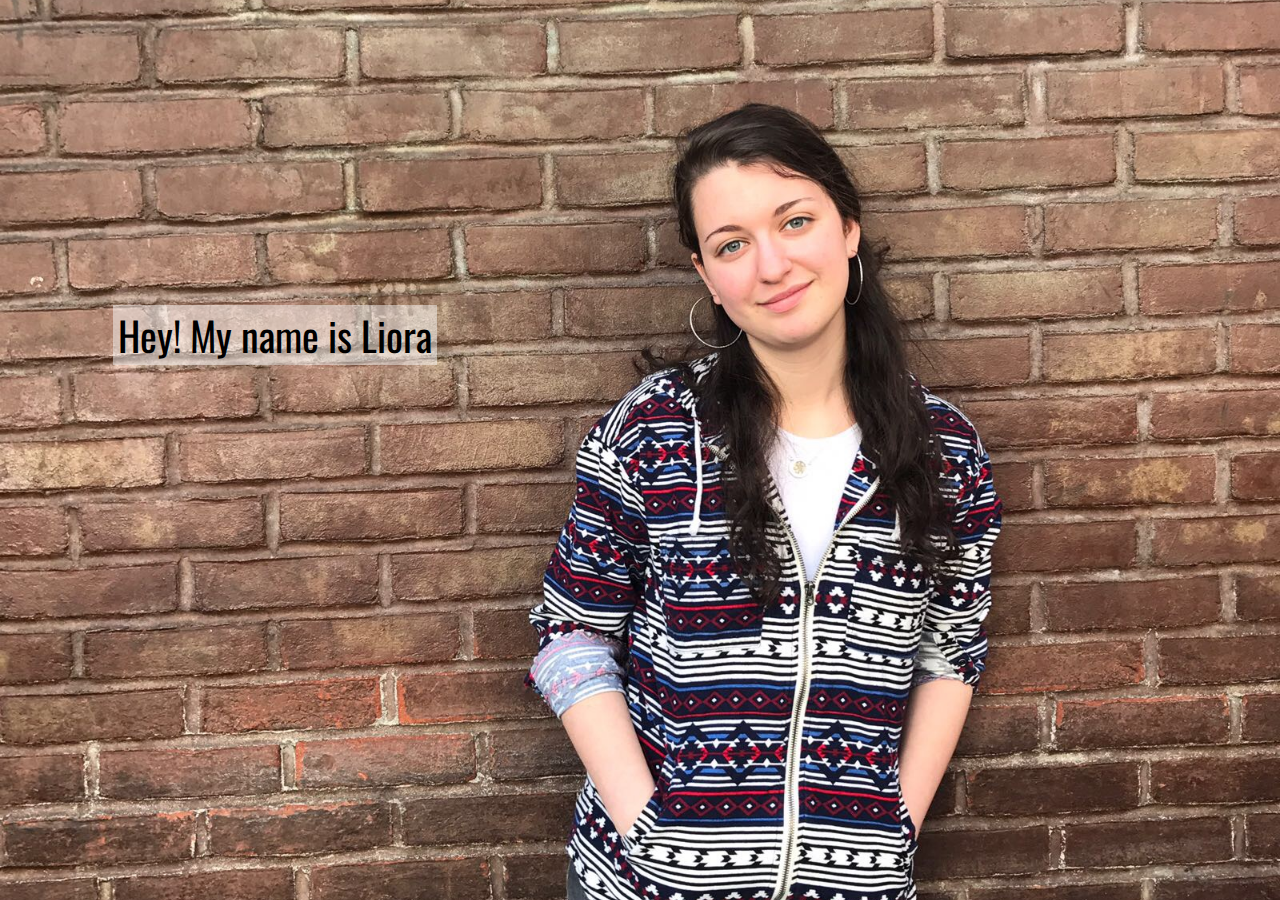
<file: final/index.html>
<!Doctype HTML>
<html>

<head>
  <title>Liora Aeder</title>  
  <link href="index.css" type="text/css" rel="stylesheet" />  
   
  <link href="https://fonts.googleapis.com/css?family=Oswald" rel="stylesheet">
    
</head>


<body>
    <div class="link">
        <a href="pages/photocards.html">Hey! My name is Liora</a>

    </div>
  

    
    
</body>



</html>
</file>
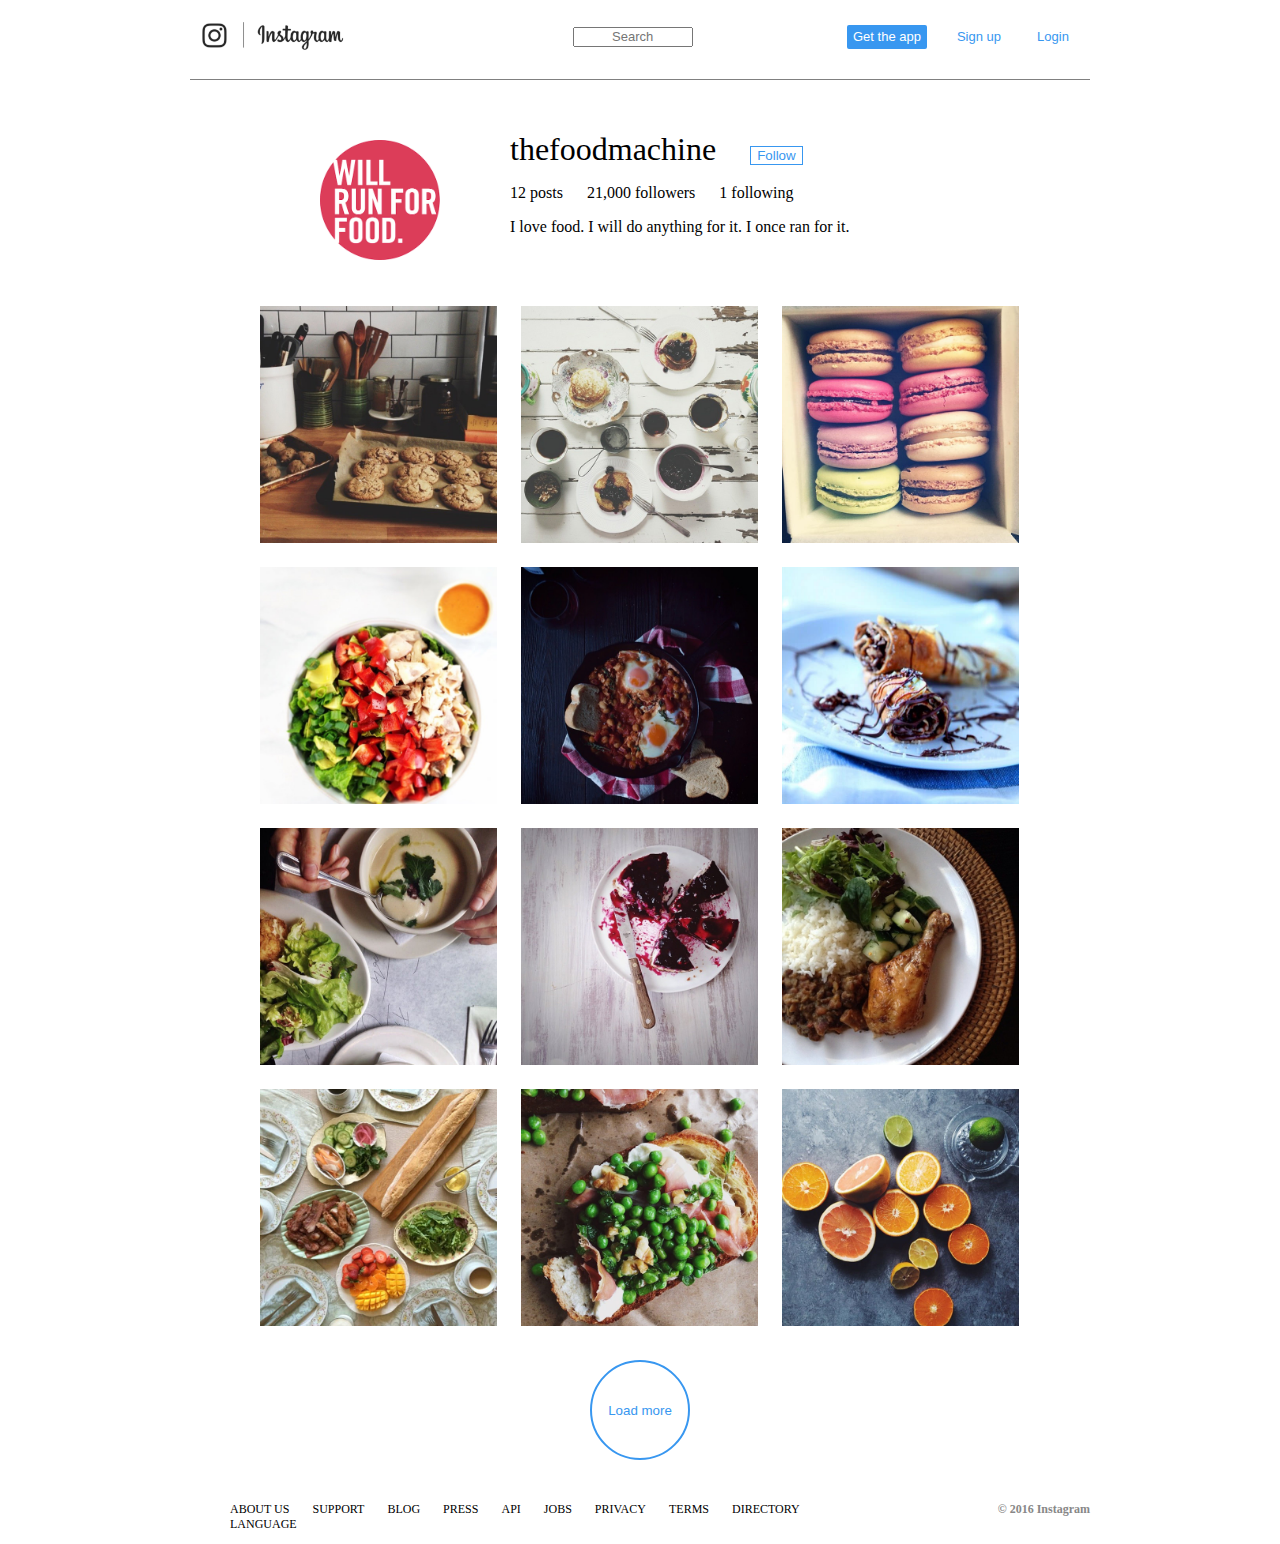
<file: insta/index.html>
<!Doctype html>

<html>

<head>
    <title>Instagram</title>
    <link href="style.css" type="text/css" rel="stylesheet" />
    <link rel="shortcut icon" href="assets/favicon.ico" type="image/x-icon"> 
    
</head>
    
    
<body>
   <nav>
    <div id="header"> 
        <img id="main-logo" src="assets/main-logo.png" width="150px">
        
        <div class="search">
            <input id="searchbox" placeholder="Search">
        </div>
        
        <!--buttons on right-->
        <div id="loginButtons">
                <button type="button" class="signin">Get the app</button>    
                <button type="button">Sign up</button>
                <button type="button">Login</button> 
        </div>
        
     </div>
    </nav>
    

<!--food box-->
    
    
   <header id=header2>
    <div id="box">
        <div class="logobox">
            <div class="logo">
            <img src="assets/profile-image.png" width="120px" height="120px"> </div>   
    
        </div>
        
        <div class="nexttologo">
            <div class="topline">
                <h1 class="thefoodmachine" title="thefoodmachine">thefoodmachine</h1>
                <span class="button">
            <button class="follow">Follow</button> 
            </span>
            </div>
            
        <ul class="secondline">
        <li>12 posts</li>
        <li>21,000 followers</li>   
        <li>1 following</li>           
        </ul>
        <div class="bottomline">
        <p>I love food.  I will do anything for it.  I once ran for it.</p>    
        </div>    
            
        </div>
    </div>
    </header>




<!--grid-->
    
    
   <div id="grid">
       <div class="griditem"><img src="assets/1.jpg" width="237px" height="237px"></div>
        <div class="griditem"><img src="assets/2.jpg" width="237px" height="237px"></div> 
        <div class="griditem"><img src="assets/3.jpg" width="237px" height="237px"></div>
       <div class="griditem"><img src="assets/4.jpg" width="237px" height="237px"></div>
       <div class="griditem"><img src="assets/5.jpg" width="237px" height="237px"></div>
       <div class="griditem"><img src="assets/6.jpg" width="237px" height="237px"></div>
       <div class="griditem"><img src="assets/7.jpg" width="237px" height="237px"></div>
        <div class="griditem"><img src="assets/8.jpg" width="237px" height="237px"></div>
       <div class="griditem"><img src="assets/9.jpg" width="237px" height="237px"></div>
       <div class="griditem"> <img src="assets/10.jpg" width="237px" height="237px"></div>  
       <div class="griditem"><img src="assets/11.jpg" width="237px" height="237px"></div>
       <div class="griditem"><img src="assets/12.jpg" width="237px" height="237px"></div>
    </div> 
   
    
    <div id="loadmore">
        <button class="loadmore">Load more</button>
    </div>
    
    
    <div id="footer">
    <footer>
        <ul>
        <li>ABOUT US</li>
        <li>SUPPORT</li>
        <li>BLOG</li>
        <li>PRESS</li>
        <li>API</li>
        <li>JOBS</li>
        <li>PRIVACY</li>
        <li>TERMS</li>
        <li>DIRECTORY</li>
        <li>LANGUAGE</li>
        </ul>
    
    </footer>
    </div>    
    
    <div id="copyright">
    <p>© 2016 Instagram</p>
    </div>
</body>    
    
    
    
</html>
</file>
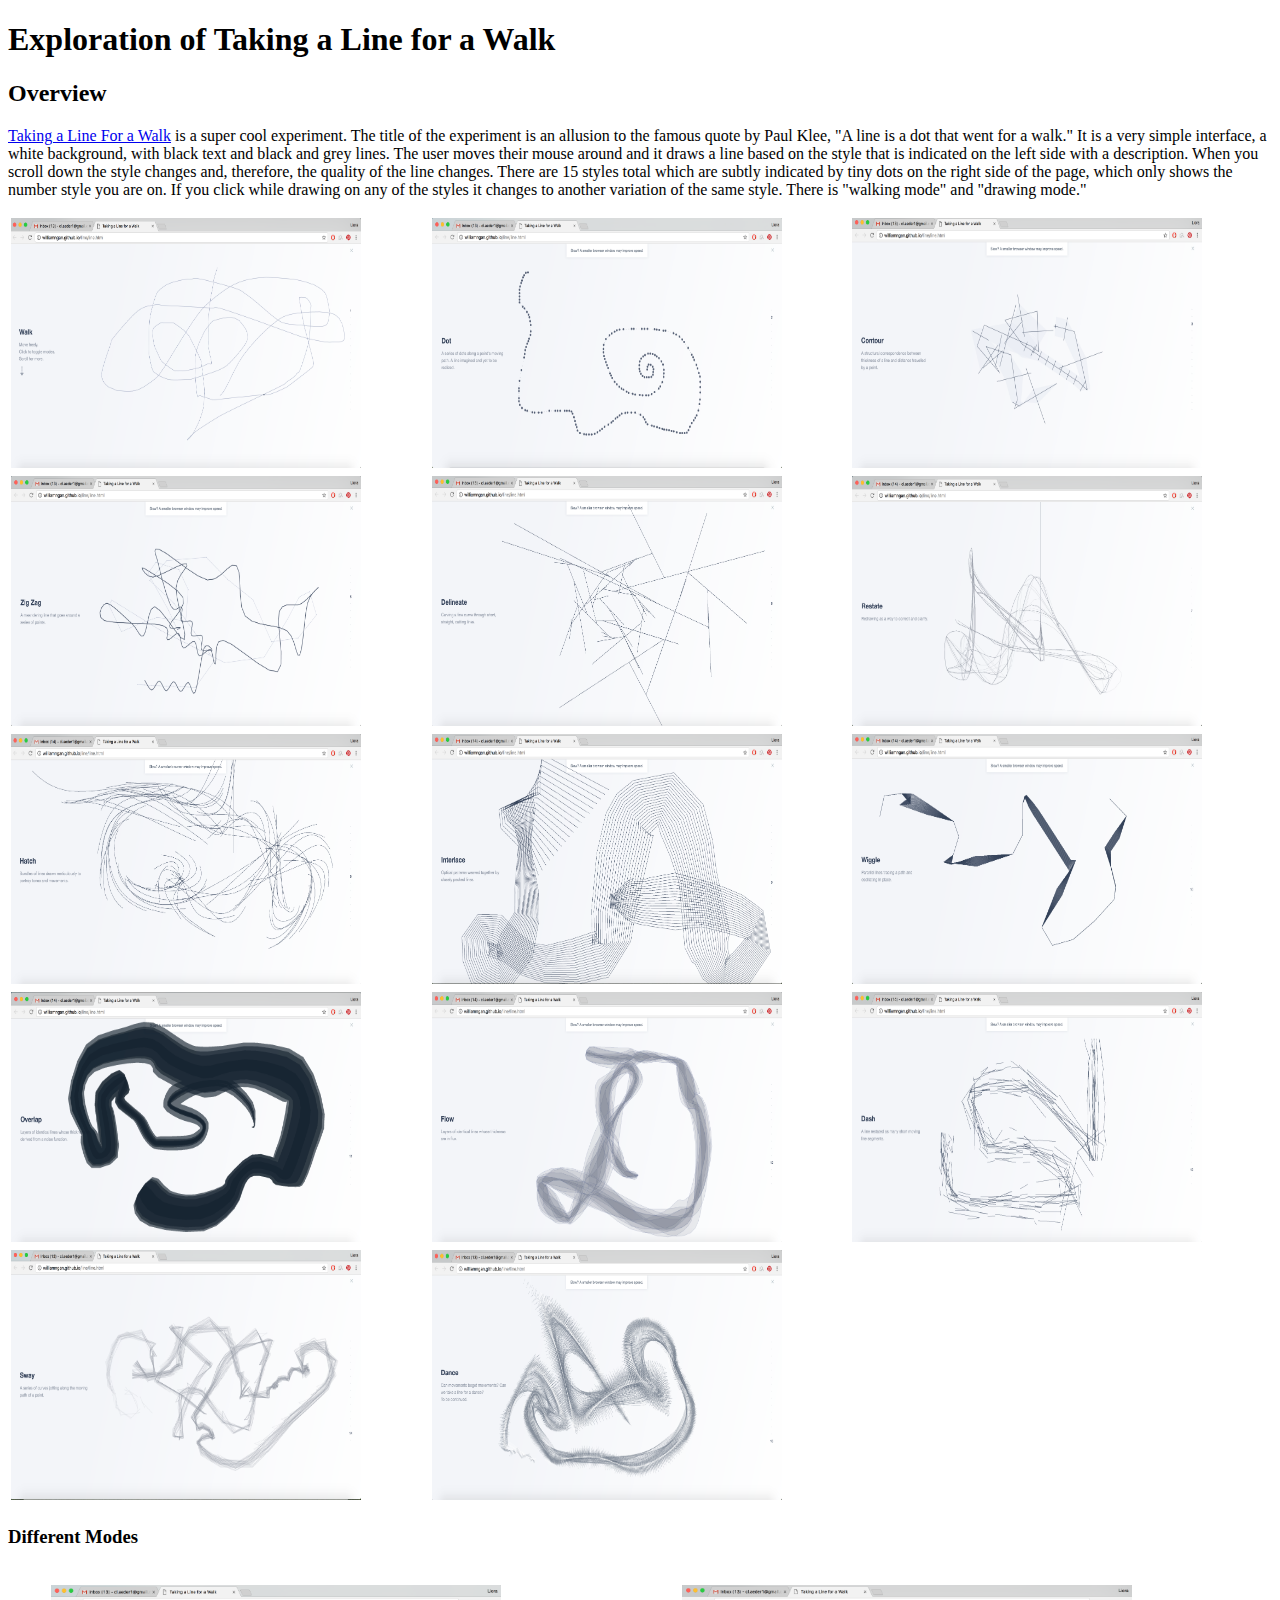
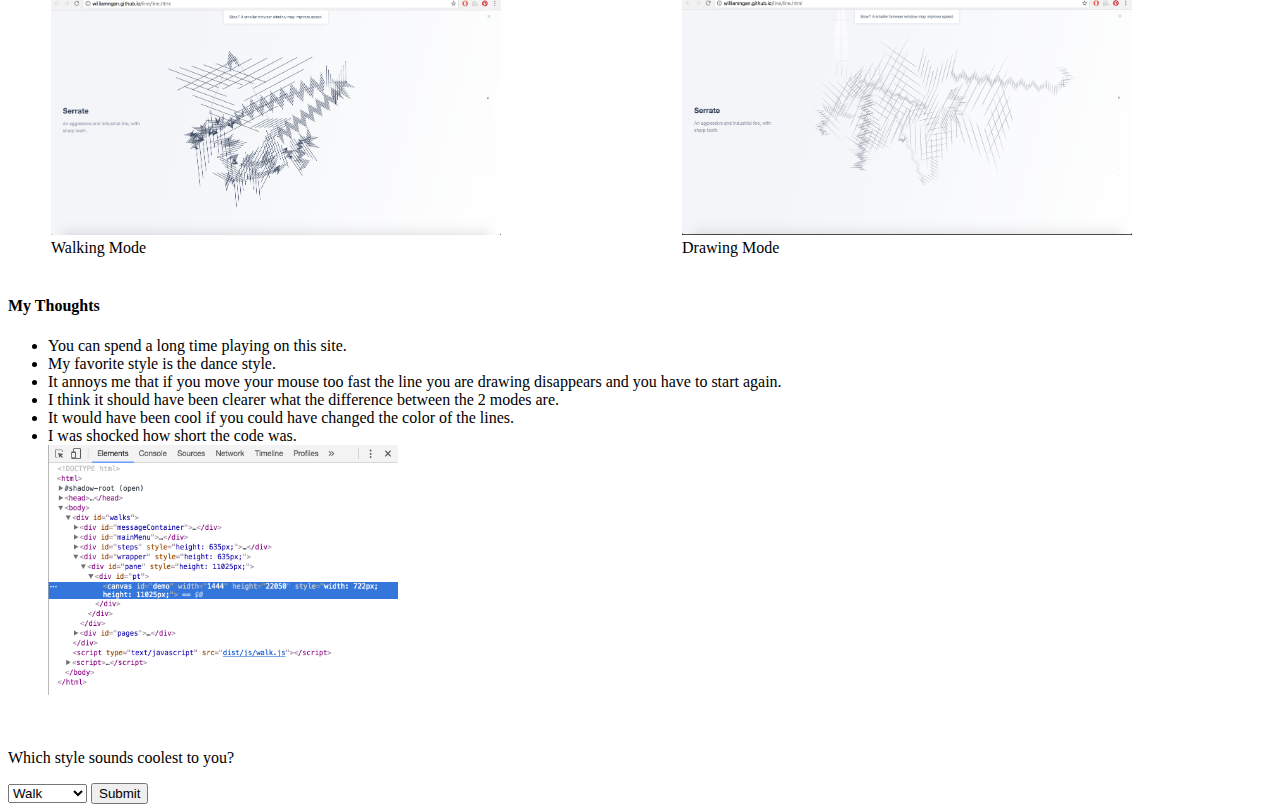
<file: week04/index.html>
<!doctype html>
<html>

<head>
    <title>Exploration of Taking a Line for a Walk</title>

</head>



<body>
    
    <h1>Exploration of Taking a Line for a Walk</h1>
    <h2>Overview</h2>
    <p><a href="http://williamngan.github.io/line/line.html" target="_blank">Taking a Line For a Walk</a> is a super cool experiment. The title of the experiment is an allusion to the famous quote by Paul Klee, "A line is a dot that went for a walk." It is a very simple interface, a white background, with black text and black and grey lines. The user moves their mouse around and it draws a line based on the style that is indicated on the left side with a description. When you scroll down the style changes and, therefore, the quality of the line changes. There are 15 styles total which are subtly indicated by tiny dots on the right side of the page, which only shows the number style you are on. If you click while drawing on any of the styles it changes to another variation of the same style. There is "walking mode" and "drawing mode." </p>
   
    <table width=100%>
    
    
        <tr>
            <td><img src="images/1-walk.png" width="350px" height="250px"></td>
            <td><img src="images/2-dot.png" width="350px" height="250px"></td>
            <td><img src="images/3-contour.png" width="350px" height="250px"></td>
        </tr>
     
        <tr>
            <td><img src="images/5-zigzag.png" width="350px" height="250px"></td>
            <td><img src="images/6-delineate.png" width="350px" height="250px"></td>
            <td><img src="images/7-restate.png" width="350px" height="250px"></td>
        </tr>
         
        <tr>
            <td><img src="images/8-hatch.png" width="350px" height="250px"></td>
            <td><img src="images/9-interlace.png" width="350px" height="250px"></td>
            <td><img src="images/10-wiggle.png" width="350px" height="250px"></td>
        </tr>
        
        <tr>
            <td><img src="images/11-overlap.png" width="350px" height="250px"></td>
            <td><img src="images/12-flow.png" width="350px" height="250px"></td>
            <td><img src="images/13-dash.png" width="350px" height="250px"></td>
        </tr>
        
          <tr>
            <td><img src="images/14-swayd.png" width="350px" height="250px"></td>
            <td><img src="images/15-dance.png" width="350px" height="250px"></td>
        </tr>
    </table>
        
   <h3>Different Modes</h3>
    <table width=100%>
        <tr>
            <td><figure><img src="images/4-serratew.png" width="450px" height="250px"><figcaption>Walking Mode</figcaption></figure></td>
            <td><figure><img src="images/4-serrated.png" width="450px" height="250px"><figcaption>Drawing Mode</figcaption></figure></td>
        </tr>
    
    </table>
    
    <h4>My Thoughts</h4>
    <ul>
        <li>You can spend a long time playing on this site.</li>
        <li>My favorite style is the dance style.</li>
        <li>It annoys me that if you move your mouse too fast the line you are drawing disappears and you have to start again. </li>
        <li>I think it should have been clearer what the difference between the 2 modes are.</li>
        <li>It would have been cool if you could have changed the color of the lines.</li>
        <li>I was shocked how short the code was.
            <br/>
            <img src="images/sourcecode.png" width="350px" height="250px"></li>

    </ul>
  
    <br/>
    <p>Which style sounds coolest to you?</p>
    <form> 
       <select>
            <option>Walk</option>
           <option>Dot</option>
           <option>Contour</option>
           <option>Serate</option>
           <option>Zigzag</option>
           <option>Delineate</option>
           <option>Restate</option>
           <option>Hatch</option>
           <option>Interlace</option>
           <option>Wiggle</option>
           <option>Overlap</option>
           <option>Flow</option>
           <option>Dash</option>
           <option>Sway</option>
           <option>Dance</option>
        
        </select>
    <input type="submit">
    
    </form>
    
    
  

</body>


</html>
</file>
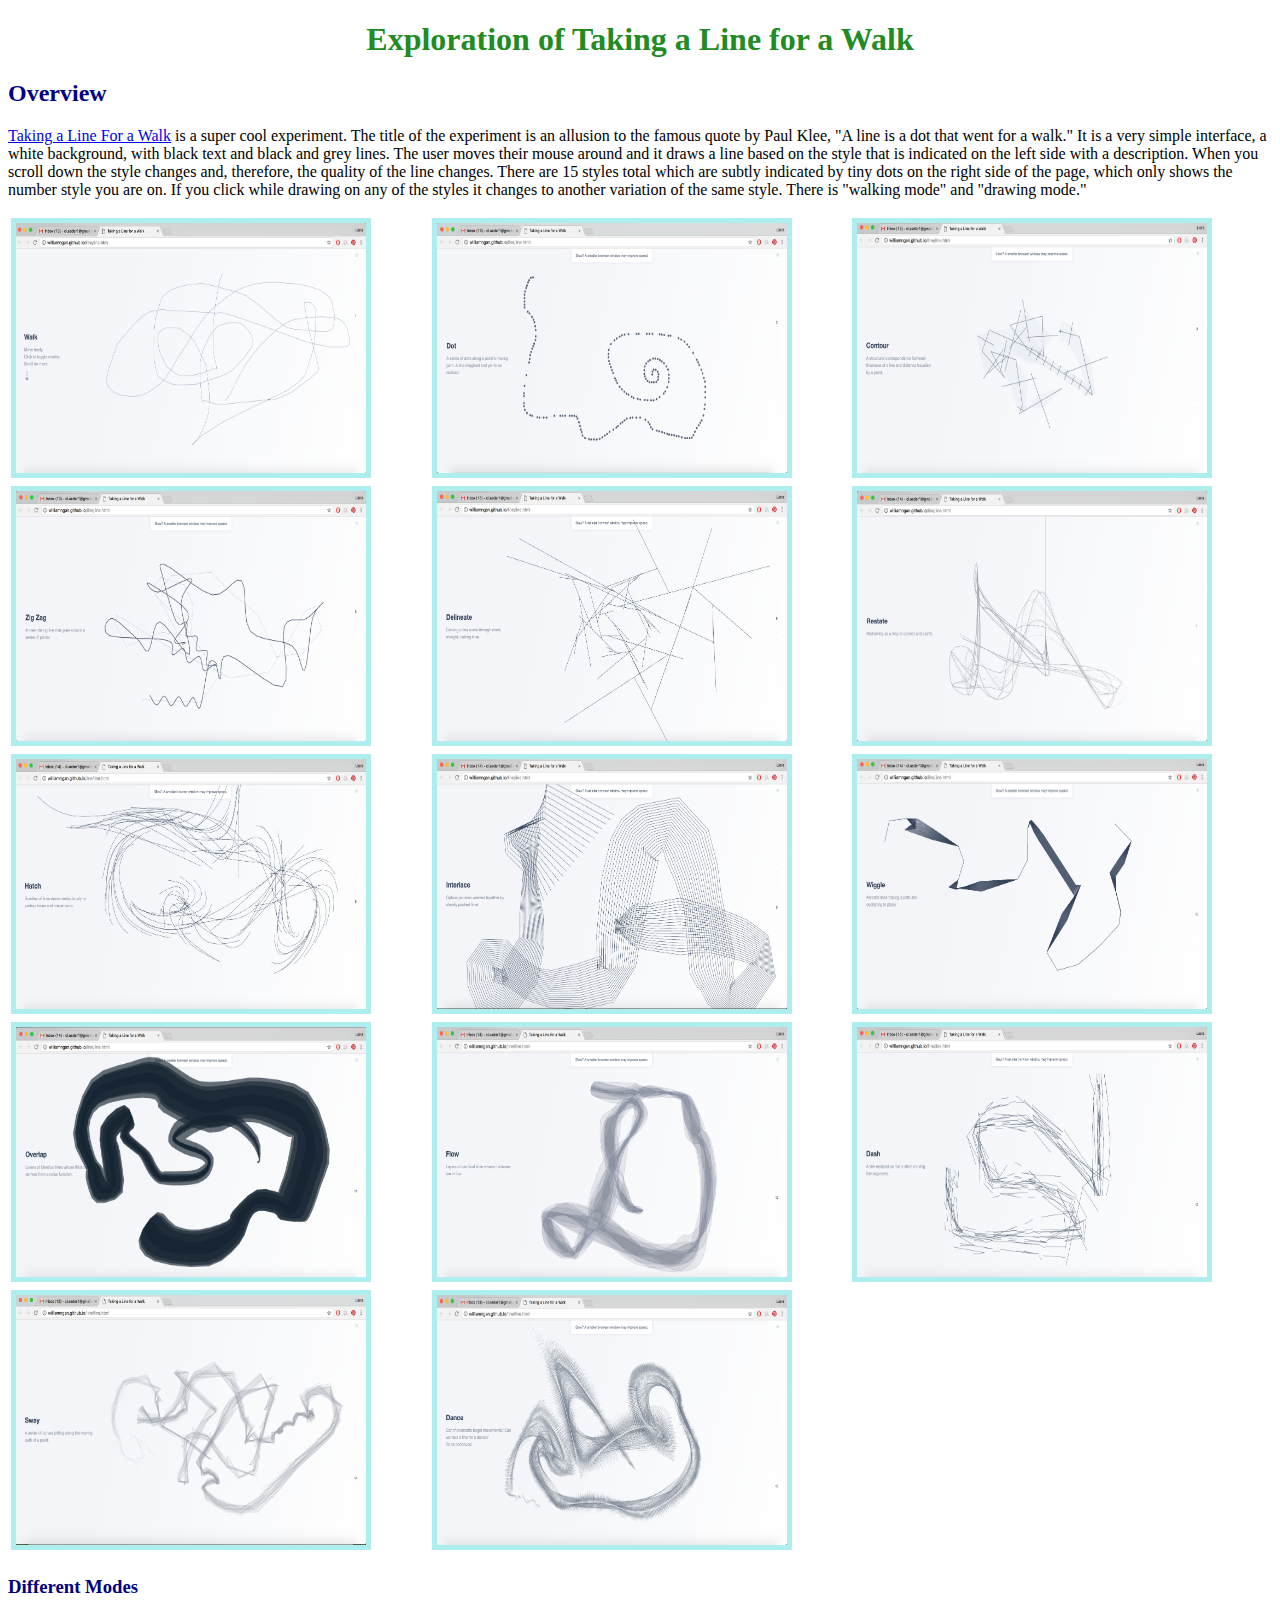
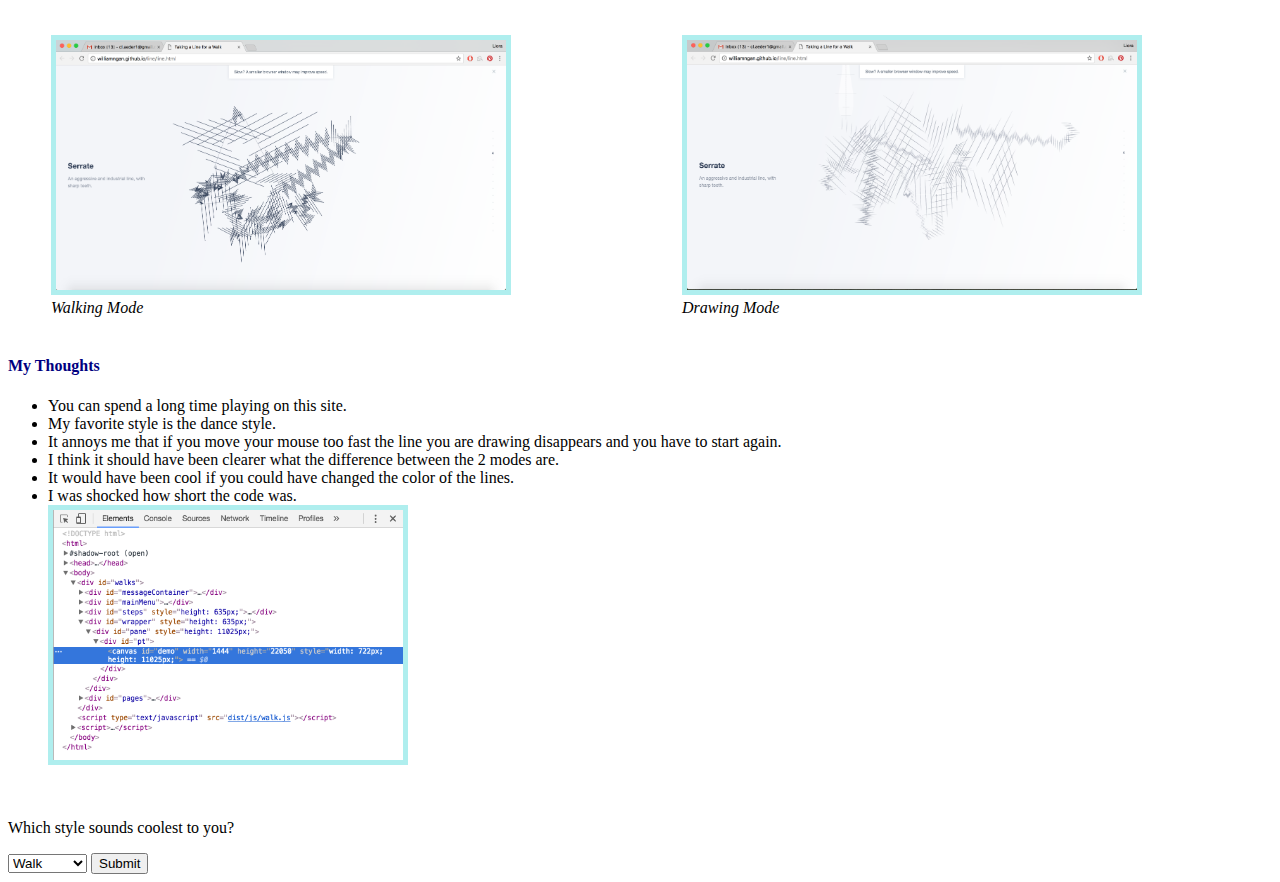
<file: week05/index.html>
<!doctype html>
<html>

<head>
    <title>Exploration of Taking a Line for a Walk</title>
    <link href="style.css" type="text/css" rel="stylesheet" />
</head>



<body>
    
    <h1>Exploration of Taking a Line for a Walk</h1>
    <h2>Overview</h2>
    <p><a href="http://williamngan.github.io/line/line.html" target="_blank">Taking a Line For a Walk</a> is a super cool experiment. The title of the experiment is an allusion to the famous quote by Paul Klee, "A line is a dot that went for a walk." It is a very simple interface, a white background, with black text and black and grey lines. The user moves their mouse around and it draws a line based on the style that is indicated on the left side with a description. When you scroll down the style changes and, therefore, the quality of the line changes. There are 15 styles total which are subtly indicated by tiny dots on the right side of the page, which only shows the number style you are on. If you click while drawing on any of the styles it changes to another variation of the same style. There is "walking mode" and "drawing mode." </p>
   
    <table width=100%>
    
    
        <tr>
            <td><img src="images/1-walk.png" width="350px" height="250px"></td>
            <td><img src="images/2-dot.png" width="350px" height="250px"></td>
            <td><img src="images/3-contour.png" width="350px" height="250px"></td>
        </tr>
     
        <tr>
            <td><img src="images/5-zigzag.png" width="350px" height="250px"></td>
            <td><img src="images/6-delineate.png" width="350px" height="250px"></td>
            <td><img src="images/7-restate.png" width="350px" height="250px"></td>
        </tr>
         
        <tr>
            <td><img src="images/8-hatch.png" width="350px" height="250px"></td>
            <td><img src="images/9-interlace.png" width="350px" height="250px"></td>
            <td><img src="images/10-wiggle.png" width="350px" height="250px"></td>
        </tr>
        
        <tr>
            <td><img src="images/11-overlap.png" width="350px" height="250px"></td>
            <td><img src="images/12-flow.png" width="350px" height="250px"></td>
            <td><img src="images/13-dash.png" width="350px" height="250px"></td>
        </tr>
        
          <tr>
            <td><img src="images/14-swayd.png" width="350px" height="250px"></td>
            <td><img src="images/15-dance.png" width="350px" height="250px"></td>
        </tr>
    </table>
        
   <h3>Different Modes</h3>
    <table width=100%>
        <tr>
            <td><figure><img src="images/4-serratew.png" width="450px" height="250px"><figcaption>Walking Mode</figcaption></figure></td>
            <td><figure><img src="images/4-serrated.png" width="450px" height="250px"><figcaption>Drawing Mode</figcaption></figure></td>
        </tr>
    
    </table>
    
    <h4>My Thoughts</h4>
    <ul>
        <li>You can spend a long time playing on this site.</li>
        <li>My favorite style is the dance style.</li>
        <li>It annoys me that if you move your mouse too fast the line you are drawing disappears and you have to start again. </li>
        <li>I think it should have been clearer what the difference between the 2 modes are.</li>
        <li>It would have been cool if you could have changed the color of the lines.</li>
        <li>I was shocked how short the code was.
            <br/>
            <img src="images/sourcecode.png" width="350px" height="250px"></li>

    </ul>
  
    <br/>
    <p>Which style sounds coolest to you?</p>
    <form> 
       <select>
            <option>Walk</option>
           <option>Dot</option>
           <option>Contour</option>
           <option>Serate</option>
           <option>Zigzag</option>
           <option>Delineate</option>
           <option>Restate</option>
           <option>Hatch</option>
           <option>Interlace</option>
           <option>Wiggle</option>
           <option>Overlap</option>
           <option>Flow</option>
           <option>Dash</option>
           <option>Sway</option>
           <option>Dance</option>
        
        </select>
    <input type="submit">
    
    </form>
    
    
  

</body>


</html>
</file>
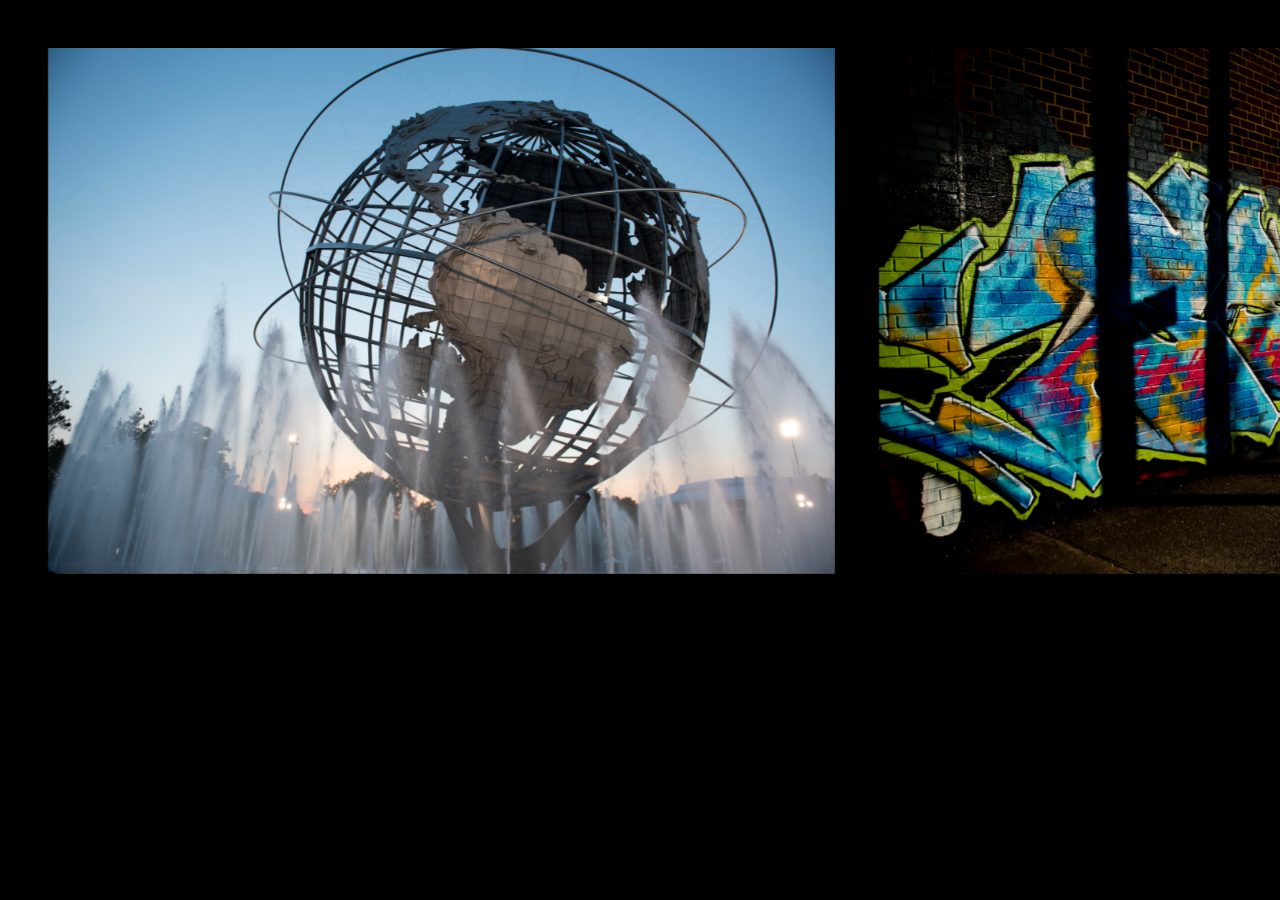
<file: final/pages/photocards.html>
<!Doctype HTML>
<html>

<head>
    <title>Photos</title>
    <link href="../pages/photocards.css" type="text/css" rel="stylesheet" />  
    <link href="https://fonts.googleapis.com/css?family=Oswald" rel="stylesheet">
    
</head>
    
  
<body>

   <!--img1-->
    
    <div class="flip-container" ontouchstart="this.classList.toggle('hover');">
	<div class="flipper">
		<div class="front">
			<!-- front content -->
            <img src="../assets/flushing.jpg" width="787px" height="526px">
		</div>
		<div class="back">
			<!-- back content -->
            <p>Born and raised in Queens, I have access to a lot of cool places</p>
		</div>
	</div>
    </div>
    
    
     <!--img2-->

    <div class="flip-container" ontouchstart="this.classList.toggle('hover');">
	<div class="flipper">
		<div class="front">
			<!-- front content -->
            <img src="../assets/graffiti.jpg" width="787px" height="526px">
		</div>
		<div class="back">
			<!-- back content -->
            <p>I love the edgy vibe of NY</p>
		</div>
	</div>
    </div>
    
    <!--img3-->

    <div class="flip-container" ontouchstart="this.classList.toggle('hover');">
	<div class="flipper">
		<div class="front">
			<!-- front content -->
            <img src="../assets/skateboard.jpg" width="787px" height="526px">
		</div>
		<div class="back">
			<!-- back content -->
            <p>So many cool people and random moments to catch</p>
		</div>
	</div>
    </div>
    
    <!--img4-->
    
     <div class="flip-container" ontouchstart="this.classList.toggle('hover');">
	<div class="flipper">
		<div class="front">
			<!-- front content -->
            <img src="../assets/sneakers.jpg" width="787px" height="526px">
		</div>
		<div class="back">
			<!-- back content -->
            <p>Photography is my passion</p>
		</div>
	</div>
    </div>
    
    <!--img5-->
    
     <div class="flip-container" ontouchstart="this.classList.toggle('hover');">
	<div class="flipper">
		<div class="front">
			<!-- front content -->
            <img src="../assets/car.jpg" width="787px" height="526px">
		</div>
		<div class="back">
			<!-- back content -->
            <p>I like viewing things from new perspectives</p>
		</div>
	</div>
    </div>
    
       <!--img6-->
    
     <div class="flip-container" ontouchstart="this.classList.toggle('hover');">
	<div class="flipper">
		<div class="front">
			<!-- front content -->
            <img src="../assets/G.jpg" width="787px" height="526px">
		</div>
		<div class="back">
			<!-- back content -->
            <p>There is so much to see if you just pay attention</p>
		</div>
	</div>
    </div>
    
       <!--img7-->
    
     <div class="flip-container" ontouchstart="this.classList.toggle('hover');">
	<div class="flipper">
		<div class="front">
			<!-- front content -->
            <img src="../assets/fire.JPG" width="787px" height="526px">
		</div>
		<div class="back">
			<!-- back content -->
            <p>Everyday challenges fuel me</p>
		</div>
	</div>
    </div>
    
       <!--img8-->
    
     <div class="flip-container" ontouchstart="this.classList.toggle('hover');">
	<div class="flipper">
		<div class="front">
			<!-- front content -->
            <img src="../assets/sunset.jpg" width="787px" height="526px">
		</div>
		<div class="back">
			<!-- back content -->
            <p>and mark the phases of time</p>
		</div>
	</div>
    </div>
    
       <!--img9-->
    
     <div class="flip-container" ontouchstart="this.classList.toggle('hover');">
	<div class="flipper">
		<div class="front">
			<!-- front content -->
            <img src="../assets/subway.jpg" width="787px" height="526px">
		</div>
		<div class="back">
			<!-- back content -->
            <p>I like exploring abandoned spaces,</p>
		</div>
	</div>
    </div>
     
    <!--img10-->
    
     <div class="flip-container" ontouchstart="this.classList.toggle('hover');">
	<div class="flipper">
		<div class="front">
			<!-- front content -->
            <img src="../assets/light.jpg" width="787px" height="526px">
		</div>
		<div class="back">
			<!-- back content -->
            <p>and studying light</p>
		</div>
	</div>
    </div>
    
       <!--img11-->
    
     <div class="flip-container" ontouchstart="this.classList.toggle('hover');">
	<div class="flipper">
		<div class="front">
			<!-- front content -->
            <img src="../assets/feather.jpg" width="787px" height="526px">
		</div>
		<div class="back">
			<!-- back content -->
            <p>The natural world is awesome</p>
		</div>
	</div>
    </div>
    
       <!--img12-->
    
     <div class="flip-container" ontouchstart="this.classList.toggle('hover');">
	<div class="flipper">
		<div class="front">
			<!-- front content -->
            <img src="../assets/peacock.jpg" width="787px" height="526px">
		</div>
		<div class="back">
			<!-- back content -->
            <p>and has unbelievable color</p>
		</div>
	</div>
    </div>
    
    <!--img13-->
    
     <div class="flip-container" ontouchstart="this.classList.toggle('hover');">
	<div class="flipper">
		<div class="front">
			<!-- front content -->
            <img src="../assets/beach.jpg" width="787px" height="526px">
		</div>
		<div class="back">
			<!-- back content -->
            <p>My dream is to travel the world exploring different places and taking photos of everything</p>
		</div>
	</div>
    </div>
    
    
    
    
    
    
    
    <!--form-->

         <div class="flip-container" ontouchstart="this.classList.toggle('hover');">
	<div class="flipper">
		<div class="front">
			<!-- front content -->
            <p>Want to see more photos?</p>
		</div>
		<div class="back">
			<!-- back content -->

            <form>

                <fieldset>
                    <legend>CONTACT ME:</legend>

                    <h4>First Name: </h4>
                    <input type="text" name="first name"/>


                    <h4>Last Name: </h4><input type="text" name="last name">


                    <h4>Email: </h4><input type="text" name="email">


                    <h4>Let me know if you have any comments or questions:</h4> 

                    <textarea rows="8" cols="70" name="comments">
                    </textarea>

                    <br/><br/>

                    <table style="width:100%">

                        <tr class="t1">

                            <th><input type="reset" name="reset"  value="Reset" /></th>

                            <th><input type="submit" value="Submit"></th>

                        </tr>

                    </table>

                    <br/>

                </fieldset>

            </form>

            
            
        
            
            
            
		</div>
	</div>
    </div>
    
    
    
    
</body>    

</html>
</file>
<file: final/index.css>
*, *:before, *:after {
  box-sizing: border-box;
}


html {
  background: url('assets/me.JPG') no-repeat center center fixed;
  -webkit-background-size: cover;
  -moz-background-size: cover;
  -o-background-size: cover;
  background-size: cover;
}


a{
font-family: 'Oswald', sans-serif;
    font-size: 40px;

    margin-left: 105px;
    padding-left: 5px;
    padding-right: 5px;
    color: black;
    background: rgba(255, 255, 255, 0.48);
    border-style: none;
    border-radius: 0px;
    cursor: pointer;
    text-decoration: none;
}

.link{
    margin-top: 305px;
}



/*photo cards page*/
</file>
<file: insta/style.css>
*, *:before, *:after {
  box-sizing: border-box;
}

body {
    font-family: helvetica neue;
     width: 90%;
    max-width: 900px;
    min-width: 500px;
    margin: 0 auto;
}

#header{
    height: 80px;
    border-bottom: 1px solid grey;
    /*background: yellow;*/
    /*margin-bottom: 50px;*/
    
}

#main-logo{
    display: inline-block;
    margin-top: 15px;
    margin-bottom: 15px;
    margin-left: 9px;
}

/*search bar*/

.search{
    display:inline-block;
    width: 120px;
    height: 20px;
    position: relative;
    left: 220px;
    top: -30px;
}



#searchbox{
    width:100%;
    height: 100%
}


.search input{
    text-indent: 35px;
    font-size: 13px;
    text-transform: capitalize;
    color: black;
}


/*buttons*/

#loginButtons {
    display: inline-block;
    height: 40px;
    /*use position relative to tweak positioning*/
    position: relative;
    top: -30px;
    left: 40%;
}

#loginButtons button{
    font-size: 13px;
    margin-left:10px;
    margin-right: 10px;
    height: 60%;
    color: #3897f0;
    border-style: none;
    background: none;
    border-radius: 2px;
    cursor: pointer;
}

#loginButtons .signin{
    color: white;
    background: #3897f0;
    border-radius: 2px solid #3897f0;
}

#container {
    margin-top: 100px;
    background: #ededed;
    width: 100%;
    height: 500px;
    text-align:center;
    line-height: 500px;
}



/*food box*/


.logobox{
    float: left;
}

.follow {
    display: inline;
}


#header2{
    margin-top: 30px;
    margin-bottom: 50px;
    margin-left: 130px;
    width: 600px;
}



.logobox{
    margin-top: 30px;
    width: 190px;
    height: 140px;
   
}

h1{
    font-weight: 300;
    display:inline-block;
}

.follow{
    margin-left:30px;
    background-color: white;
    color: #3897f0;
    border: 1px solid #3897f0;
    
}


li{
    display: inline;
    margin-right: 20px;
}


.thefoodmachine {
    margin-bottom: 0px;
}

/*grid*/



#grid {
  max-width:800px;
  margin: 0 auto;
  background: white;
    margin-bottom: 30px;
}

.griditem {
    width: 237px;
    height: 237px;
    background: white;
    color: white;
    padding: 10px;
    margin: 10px;
    display: inline-block;
}







.loadmore{
     background-color: white;
     color: #3897f0;
     border-radius: 50%;
     border: 2px solid #3897f0;
     margin-bottom: 30px;
     width: 100px;
     height: 100px;
     margin-left: 400px;
}



/*footer*/

#footer{
    display: inline;
    font-size: 12px;
    float: left;
    width: 700px;
}

#copyright{
    float: right;
    font-size: 12px;
    color: #888888;
    background-color: white;
    font-weight: bold;
    
}
</file>
<file: week05/style.css>
body {
    font-family: avenir;
}

h1{
    text-align: center;
    color:forestgreen;
}


h2, h3, h4 {
    color:navy;
}


img {
    border: 5px solid paleturquoise;
}

figcaption{
    font-style: italic;
}
</file>
<file: final/pages/photocards.css>
*, *:before, *:after {
  box-sizing: border-box;
}


body{
    background-color: black;
    width: 11650px;
/*    margin-top: 40px;*/
}

p{
    font-family: 'Oswald', sans-serif;
    color: white;
    text-align: center;
    margin-top: 250px;
    font-size: 20px;
}


img{
    margin-right: 20px;
    margin-left: 20px;
}



/* entire container, keeps perspective */
.flip-container {
	perspective: 1000px;
    margin-top: 40px;
    margin-left: 20px;
    margin-right: 20px;
    display: inline-block;
    
}
	/* flip the pane when hovered */
	.flip-container:hover .flipper, .flip-container.hover .flipper {
		transform: rotateY(180deg);
	}

.flip-container, .front, .back {
	width: 787px;
	height: 526px;
/*    display: inline-block;*/
}

/* flip speed goes here */
.flipper {
	transition: 0.7s;
	transform-style: preserve-3d;

	position: relative;
}

/* hide back of pane during swap */
.front, .back {
	backface-visibility: hidden;

	position: absolute;
	top: 0;
	left: 0;
}

/* front pane, placed above back */
.front {
	z-index: 2;
	/* for firefox 31 */
	transform: rotateY(0deg);
}

/* back, initially hidden pane */
.back {
	transform: rotateY(180deg);
    background-color: #404040;
}






/*form styling*/
form, input, h4, textarea{
   font-family: 'Oswald', sans-serif;
    color: #6c8cb3;
}

fieldset{
    width: 750px;
    height: 480px;
    margin-right: 18px;
    margin-left: 18px;
    margin-top: 10px;
    margin-bottom: 10px;
}

input[type=text] {
    width:100%; 
    padding:4px; 
    border:1px solid; 
    border-radius:4px;
}

    
textarea {
    width:100%; 
    height:50px; 
    border:1.9px solid; 
    border-radius:4px;
    background-color:white; 
}

input[type=submit] {
    width:70%; 
    background-color:#737373; 
    color:white;
    padding:10px 15px; 
    border:none; 
    border-radius:4px;
    cursor:pointer;
}

input[type=submit]:hover {
    background-color:#6c8cb3;
}

input[type=reset] {
    width:70%; 
    background-color:#737373; 
    color:white;
    padding:10px 15px; 
    border:none; 
    border-radius:4px;
    cursor:pointer;
}

input[type=reset]:hover {
    background-color:#6c8cb3;
}
</file>
